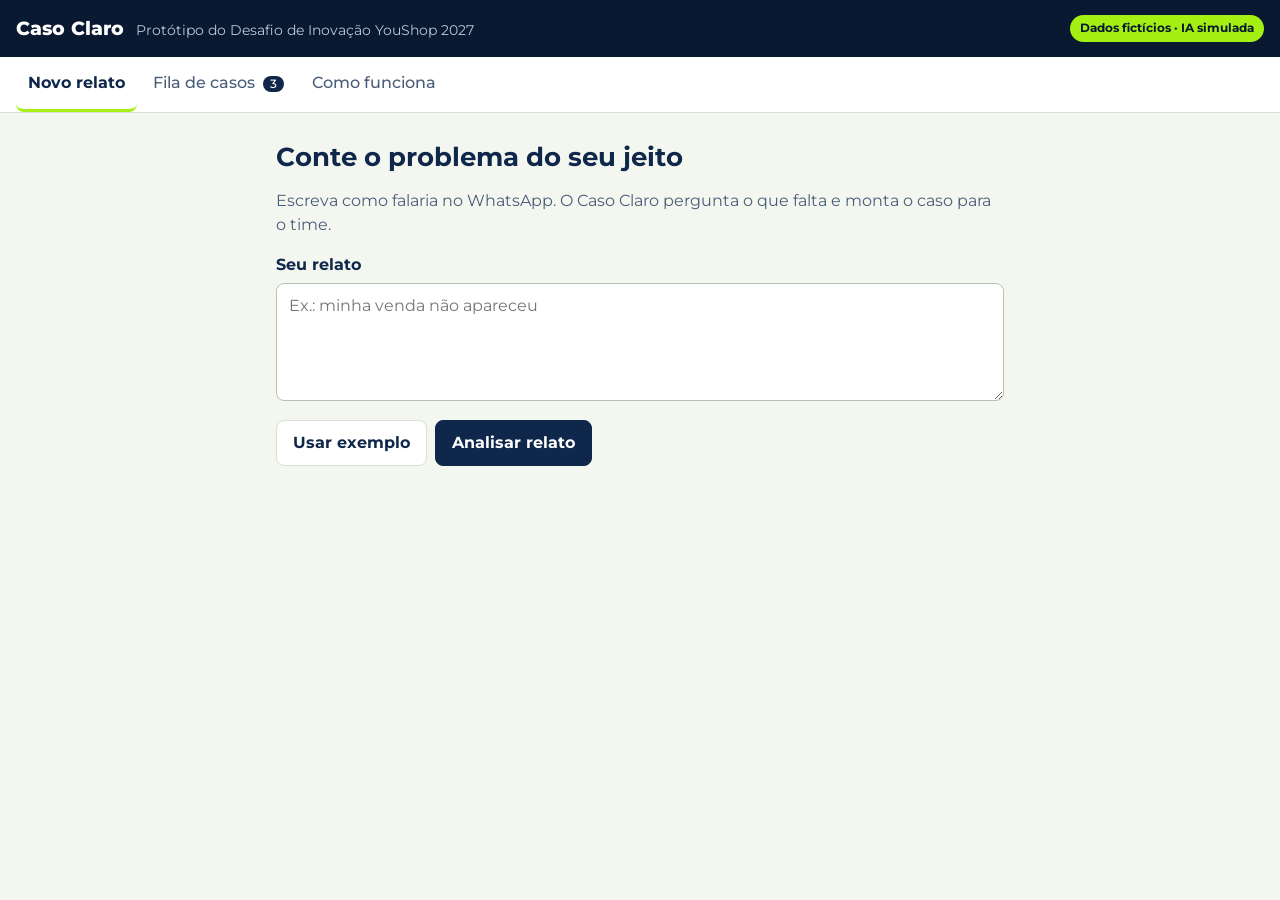
<file: index.html>
<!doctype html>
<html lang="pt-BR"><head><meta charset="utf-8"><meta name="viewport" content="width=device-width,initial-scale=1">
<title>Caso Claro · Protótipo</title>
<link rel="preconnect" href="https://fonts.googleapis.com"><link href="https://fonts.googleapis.com/css2?family=Montserrat:wght@400;500;700;800&display=swap" rel="stylesheet">
<link rel="stylesheet" href="styles.css"></head>
<body>
<header class="top"><div><b class="logo">Caso Claro</b><span class="sub">Protótipo do Desafio de Inovação YouShop 2027</span></div>
<span class="tag" title="Nada aqui é resultado real da YouShop">Dados fictícios · IA simulada</span></header>
<nav class="tabs" role="tablist" aria-label="Seções">
<button role="tab" data-tab="novo" aria-selected="true">Novo relato</button>
<button role="tab" data-tab="fila" aria-selected="false">Fila de casos <span id="cnt" class="cnt">3</span></button>
<button role="tab" data-tab="como" aria-selected="false">Como funciona</button></nav>
<main>
<section id="novo" class="panel" role="tabpanel">
<h1>Conte o problema do seu jeito</h1>
<p class="lead">Escreva como falaria no WhatsApp. O Caso Claro pergunta o que falta e monta o caso para o time.</p>
<label for="relato">Seu relato</label>
<textarea id="relato" rows="4" placeholder="Ex.: minha venda não apareceu"></textarea>
<div class="row"><button id="ex" class="ghost">Usar exemplo</button><button id="analisar" class="primary">Analisar relato</button></div>
<div id="status" aria-live="polite"></div>
<form id="perg" hidden></form>
<div id="caso" hidden></div>
</section>
<section id="fila" class="panel" role="tabpanel" hidden>
<h1>Fila de casos</h1>
<div class="row"><input id="busca" type="search" placeholder="Buscar caso" aria-label="Buscar caso">
<select id="filtro" aria-label="Filtrar por status"><option value="">Todos os status</option><option>Aguardando QA</option><option>Em análise</option><option>Resolvido</option></select></div>
<ul id="lista" class="lista"></ul></section>
<section id="como" class="panel" role="tabpanel" hidden>
<h1>Como funciona, sem caixa-preta</h1>
<div class="cols">
<div class="card"><h3>Regras (sem IA)</h3><p>Escolhem a categoria, checam os campos obrigatórios, calculam a completude e mascaram e-mail, CPF e telefone.</p></div>
<div class="card"><h3>IA (simulada aqui)</h3><p>Em produção, um modelo de linguagem faria a pergunta certa, resumiria o relato e redigiria o caso e a resposta. Neste protótipo, esses textos vêm de modelos fixos.</p></div>
<div class="card"><h3>Pessoa</h3><p>Sempre valida antes de o caso entrar na fila. Se os dados não explicam o problema, o sistema diz que não sabe.</p></div></div>
<h2>Limites deste protótipo</h2>
<ul class="plain"><li>Não se conecta à YouShop nem a nenhum sistema real.</li><li>As hipóteses de causa são pontos a verificar, não conclusões.</li><li>Nada aqui mede resultado real; os casos da fila são exemplos inventados.</li></ul>
</section></main>
<div id="toast" role="status" aria-live="polite"></div>
<script src="app.js"></script></body></html>
</file>
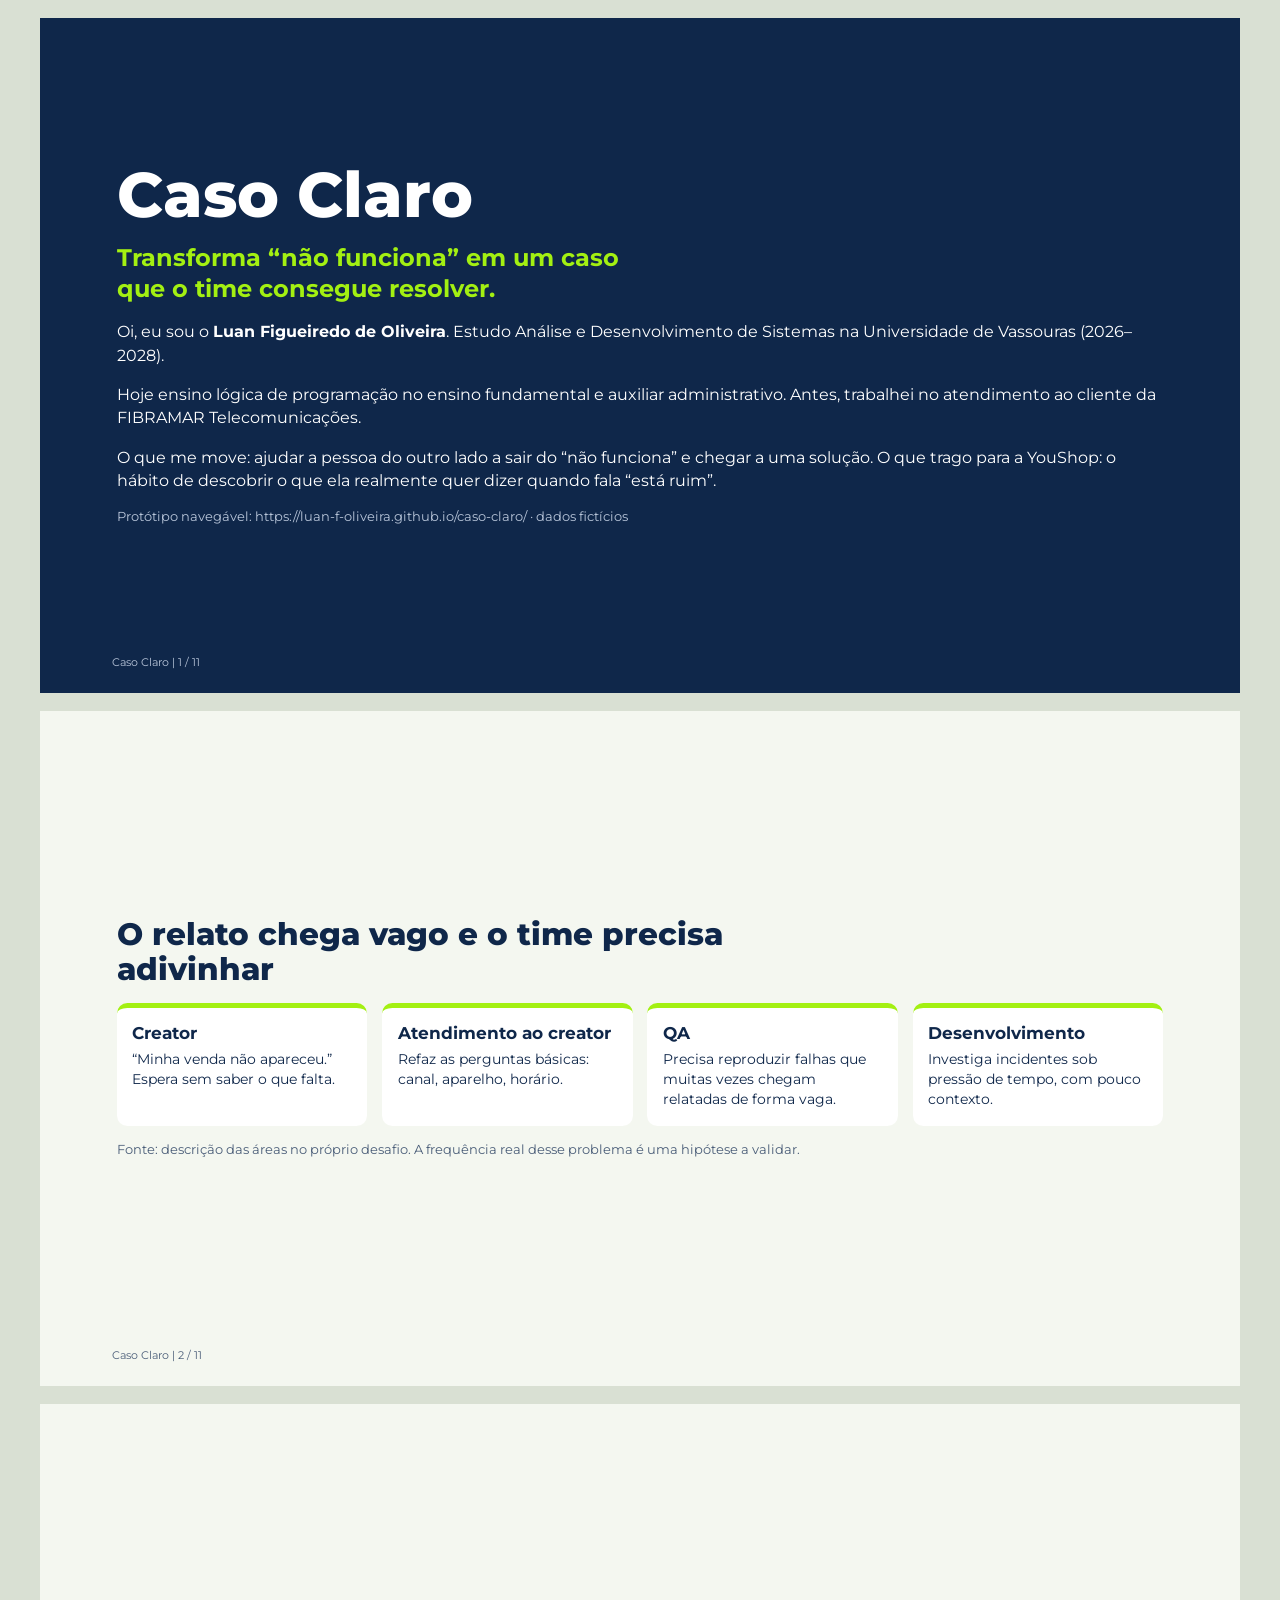
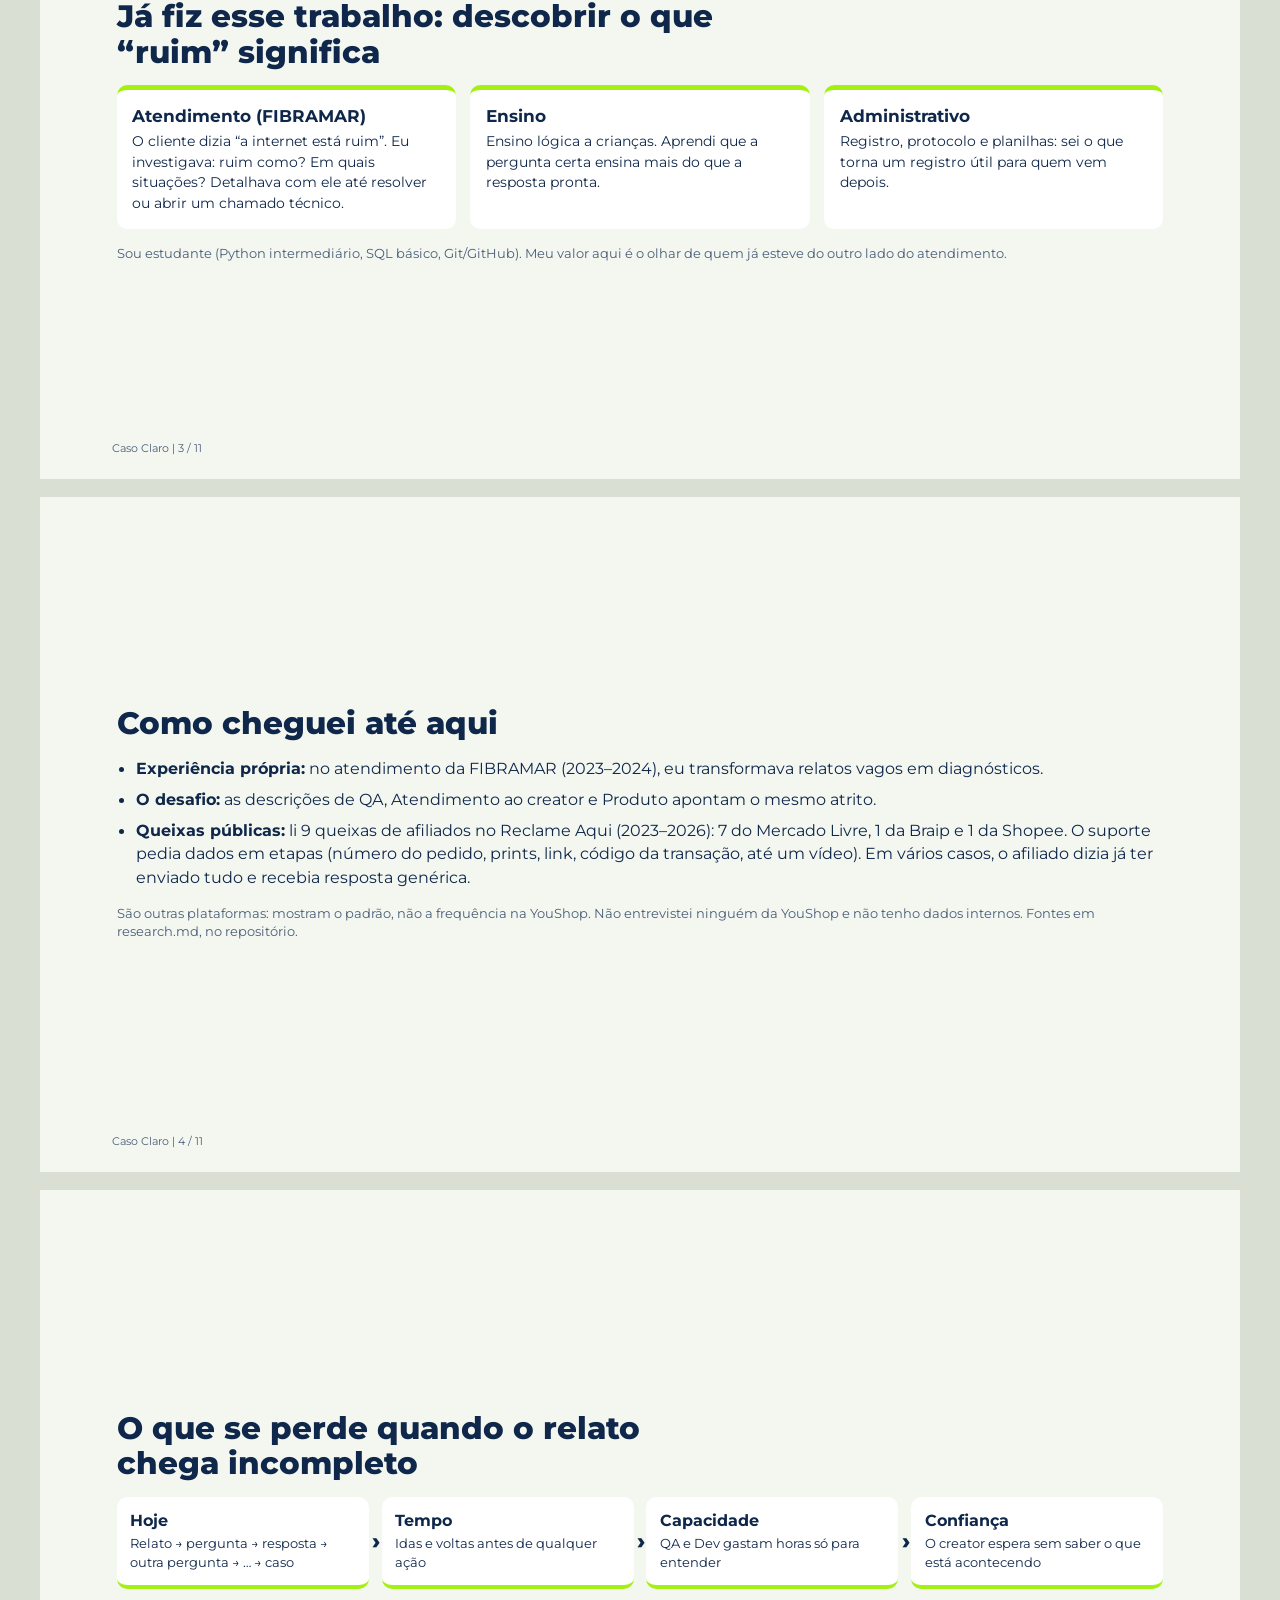
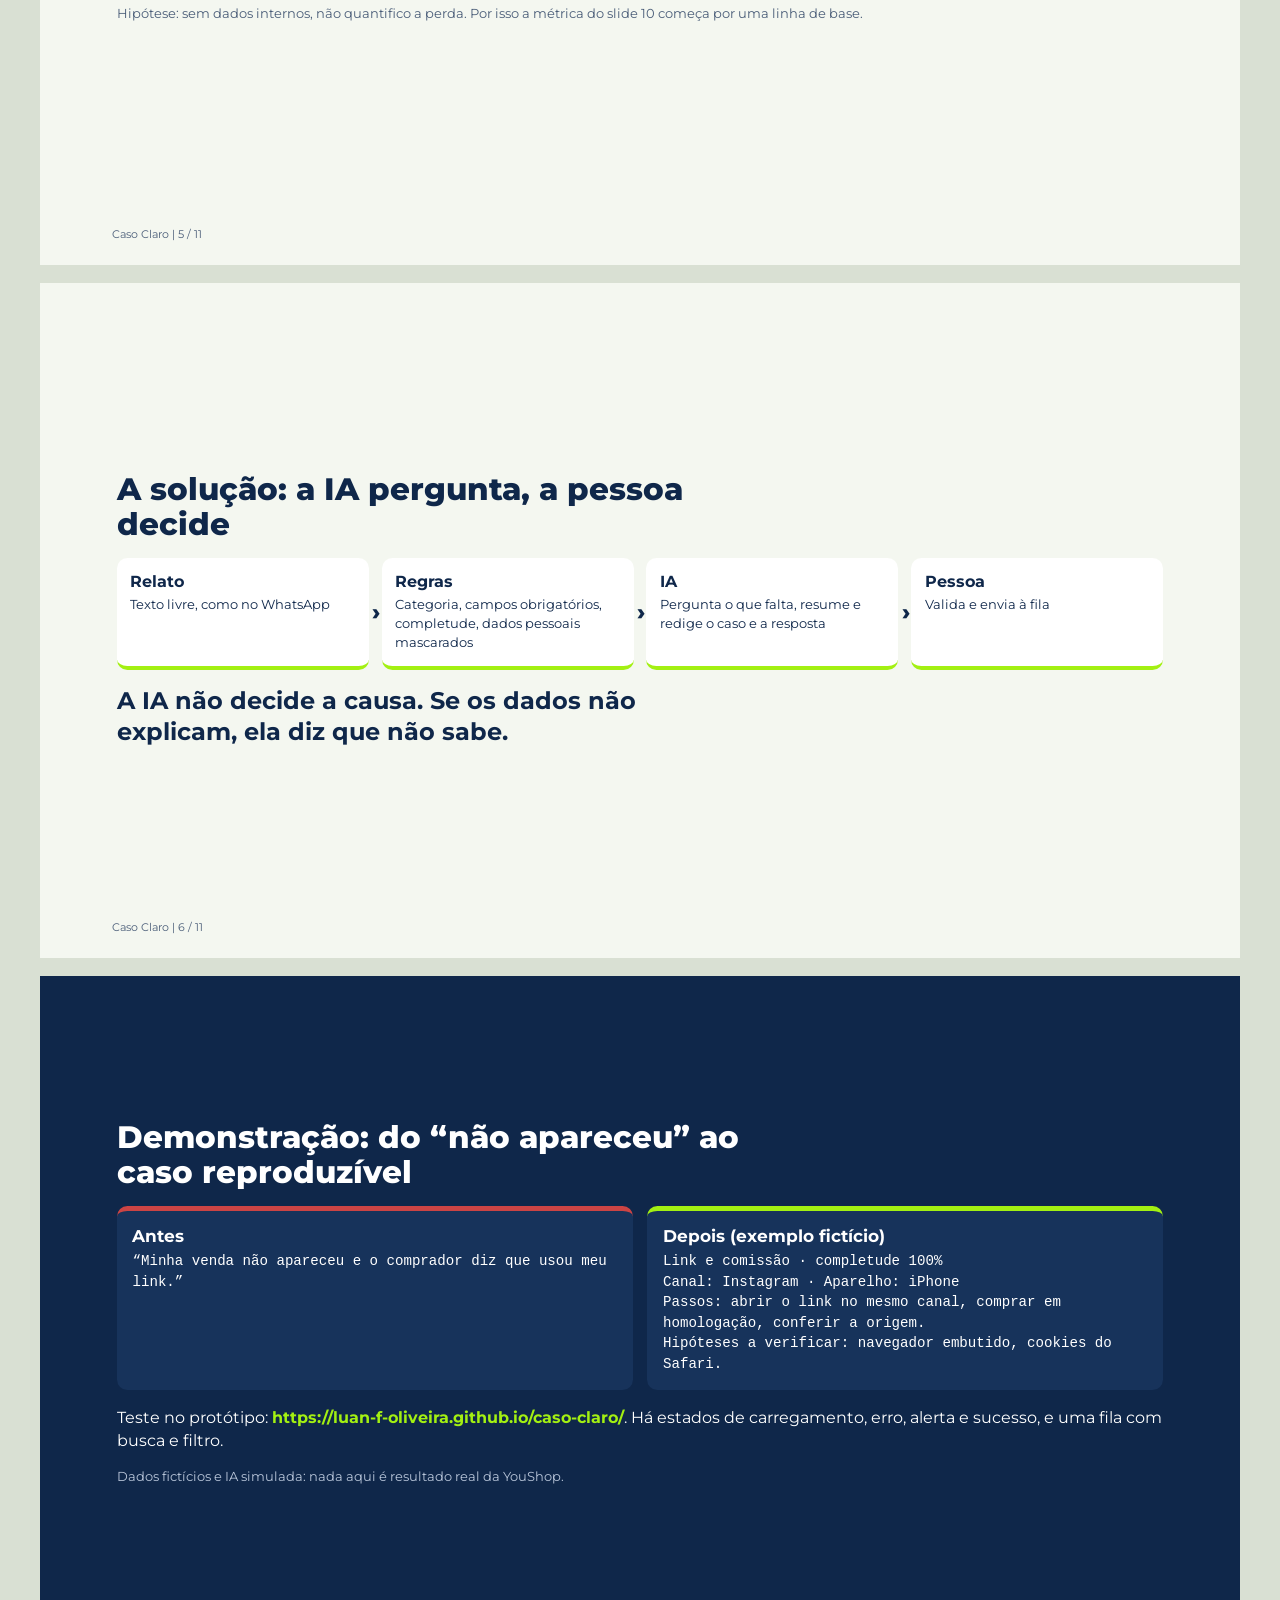
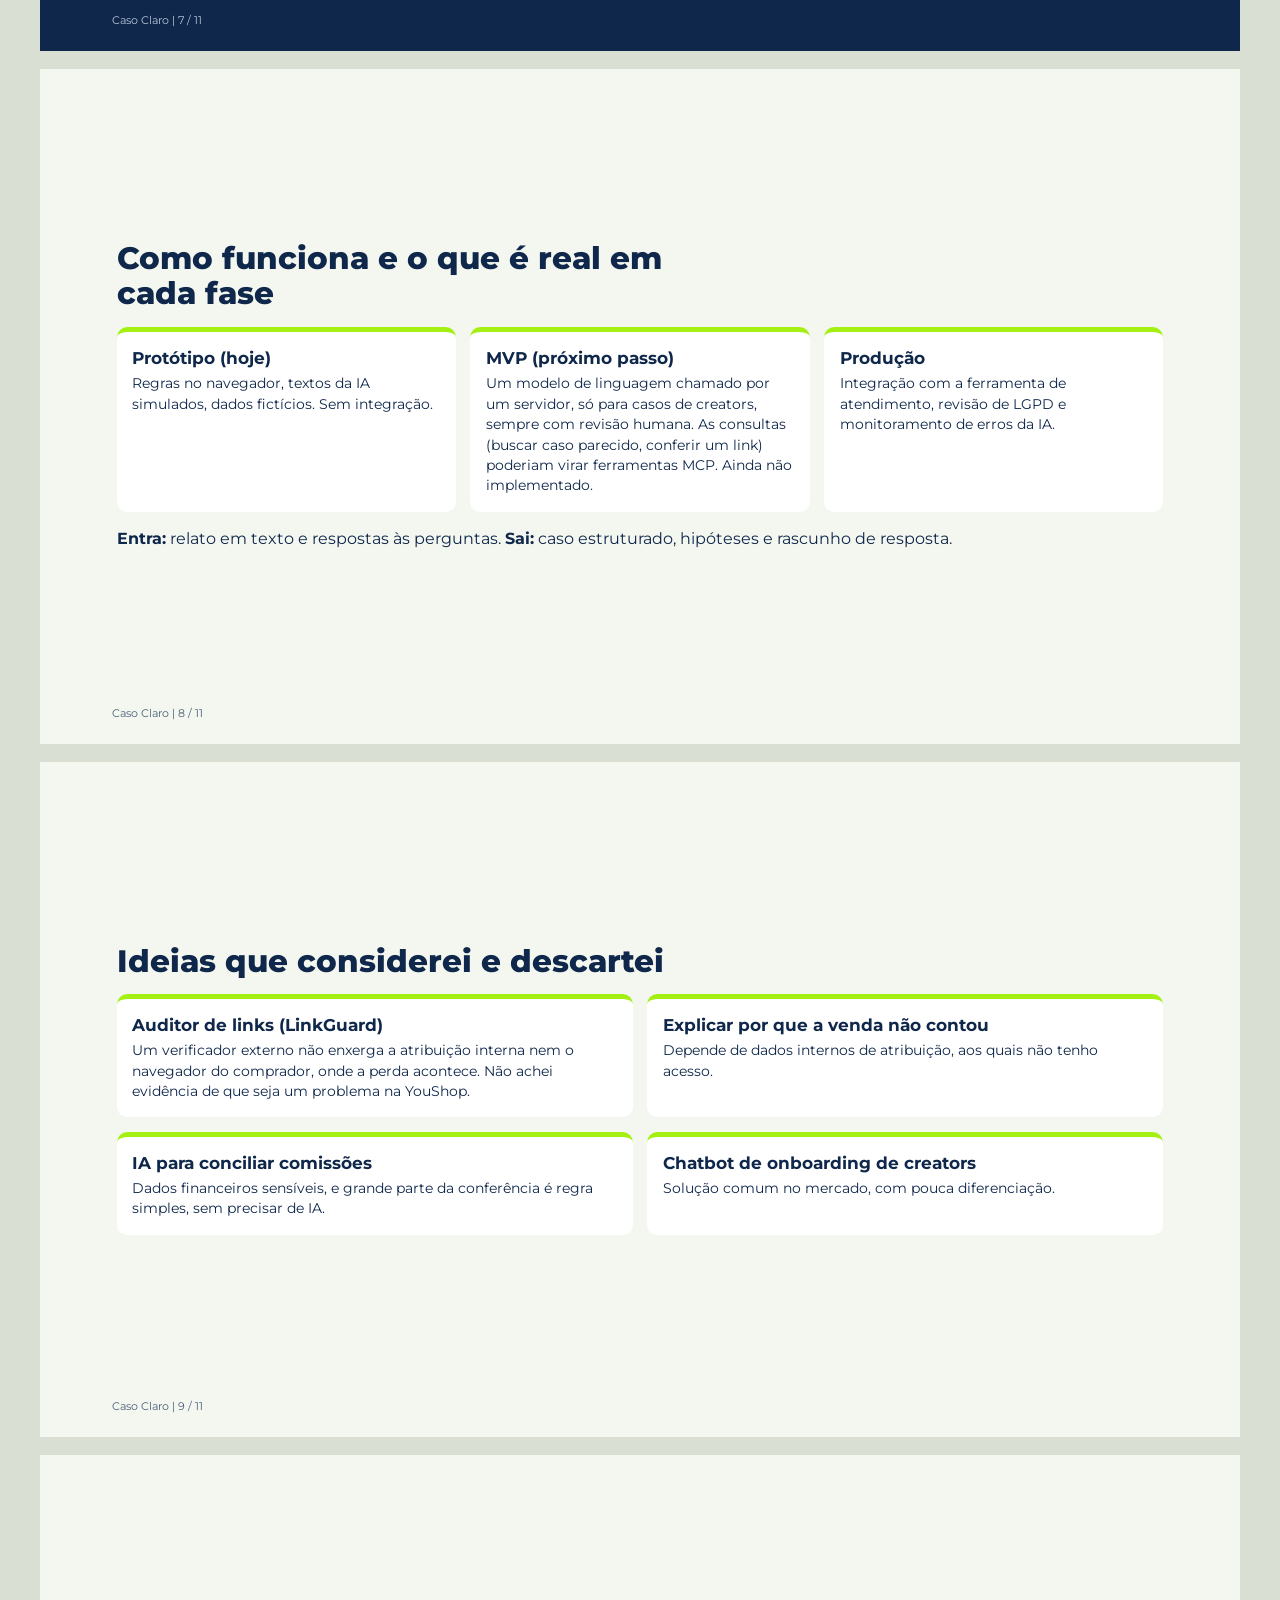
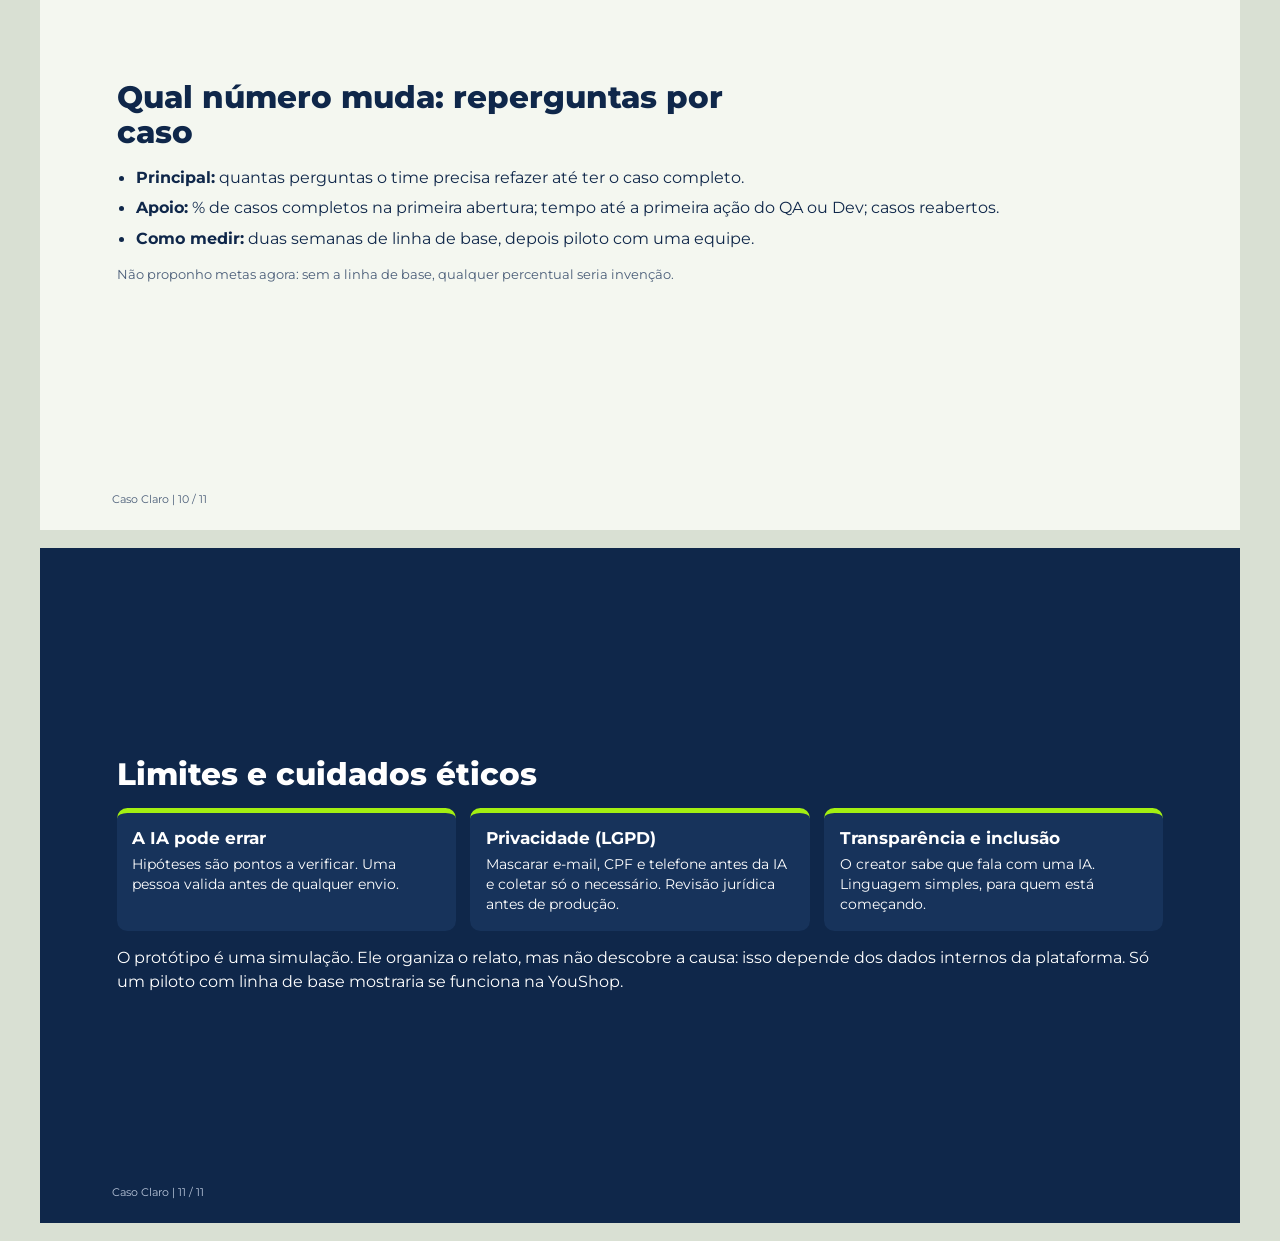
<file: apresentacao.html>
<!doctype html>
<html lang="pt-BR"><head><meta charset="utf-8"><meta name="viewport" content="width=device-width,initial-scale=1">
<title>Caso Claro · Luan Oliveira · YouShop 2027</title>
<link href="https://fonts.googleapis.com/css2?family=Montserrat:wght@400;500;700;800&display=swap" rel="stylesheet">
<style>
@page{size:13.333in 7.5in;margin:0}
*{box-sizing:border-box;margin:0}
body{background:#d9e0d3;font-family:Montserrat,system-ui,sans-serif;color:#0F274A;counter-reset:s;-webkit-print-color-adjust:exact;print-color-adjust:exact}
.slide{container-type:inline-size;width:min(96vw,1200px);aspect-ratio:16/9;margin:18px auto;background:#F4F7F0;padding:4.5% 6%;position:relative;overflow:hidden;counter-increment:s}
.slide::after{content:"Caso Claro  |  " counter(s) " / 11";position:absolute;left:6%;bottom:3.5%;font-size:1.05cqw;color:#4a5d78}
.dark{background:#0F274A;color:#fff}.dark::after{color:#b9c6da}
.in{height:100%;display:flex;flex-direction:column;justify-content:center;gap:1.5cqw;padding-bottom:2cqw}
h1{font-size:6cqw;line-height:1;font-weight:800}h2{font-size:3cqw;line-height:1.12;font-weight:800;max-width:30ch}
p,li{font-size:1.55cqw;line-height:1.45}ul{padding-left:1.8cqw;display:flex;flex-direction:column;gap:.7cqw}
.big{font-size:2.3cqw;font-weight:700;line-height:1.3;max-width:34ch}.lime{color:#A3F012}.note{font-size:1.2cqw;color:#4a5d78}.dark .note{color:#b9c6da}
.cols{display:grid;grid-template-columns:repeat(3,1fr);gap:1.4cqw}.cols.c2{grid-template-columns:1fr 1fr}.cols.c4{grid-template-columns:repeat(4,1fr)}
.card{background:#fff;border-radius:1cqw;padding:1.5cqw;border-top:.5cqw solid #A3F012}.dark .card{background:#17335b}
.card b{display:block;font-size:1.6cqw;margin-bottom:.5cqw}.card p,.card li{font-size:1.35cqw}
.flow{display:flex;gap:1.2cqw}.flow>div{flex:1;background:#fff;border-radius:1cqw;padding:1.3cqw;position:relative;border-bottom:.45cqw solid #A3F012}
.flow>div:not(:last-child)::after{content:"›";position:absolute;right:-1.1cqw;top:50%;transform:translateY(-50%);font-size:2.2cqw;font-weight:800}
.flow b{display:block;font-size:1.5cqw;margin-bottom:.4cqw}.flow p{font-size:1.25cqw}
.bad{border-top-color:#c44}.mono{font-family:ui-monospace,Menlo,monospace;font-size:1.25cqw}
@media print{body{background:#fff}.slide{width:13.333in;height:7.5in;aspect-ratio:auto;margin:0;break-after:page;page-break-after:always}}
</style></head><body>

<section class="slide dark"><div class="in">
<h1>Caso Claro</h1>
<p class="big lime">Transforma “não funciona” em um caso que o time consegue resolver.</p>
<p>Oi, eu sou o <b>Luan Figueiredo de Oliveira</b>. Estudo Análise e Desenvolvimento de Sistemas na Universidade de Vassouras (2026–2028).</p>
<p>Hoje ensino lógica de programação no ensino fundamental e auxiliar administrativo. Antes, trabalhei no atendimento ao cliente da FIBRAMAR Telecomunicações.</p>
<p>O que me move: ajudar a pessoa do outro lado a sair do “não funciona” e chegar a uma solução. O que trago para a YouShop: o hábito de descobrir o que ela realmente quer dizer quando fala “está ruim”.</p>
<p class="note">Protótipo navegável: https://luan-f-oliveira.github.io/caso-claro/ · dados fictícios</p></div></section>

<section class="slide"><div class="in">
<h2>O relato chega vago e o time precisa adivinhar</h2>
<div class="cols c4">
<div class="card"><b>Creator</b><p>“Minha venda não apareceu.” Espera sem saber o que falta.</p></div>
<div class="card"><b>Atendimento ao creator</b><p>Refaz as perguntas básicas: canal, aparelho, horário.</p></div>
<div class="card"><b>QA</b><p>Precisa reproduzir falhas que muitas vezes chegam relatadas de forma vaga.</p></div>
<div class="card"><b>Desenvolvimento</b><p>Investiga incidentes sob pressão de tempo, com pouco contexto.</p></div></div>
<p class="note">Fonte: descrição das áreas no próprio desafio. A frequência real desse problema é uma hipótese a validar.</p></div></section>

<section class="slide"><div class="in">
<h2>Já fiz esse trabalho: descobrir o que “ruim” significa</h2>
<div class="cols">
<div class="card"><b>Atendimento (FIBRAMAR)</b><p>O cliente dizia “a internet está ruim”. Eu investigava: ruim como? Em quais situações? Detalhava com ele até resolver ou abrir um chamado técnico.</p></div>
<div class="card"><b>Ensino</b><p>Ensino lógica a crianças. Aprendi que a pergunta certa ensina mais do que a resposta pronta.</p></div>
<div class="card"><b>Administrativo</b><p>Registro, protocolo e planilhas: sei o que torna um registro útil para quem vem depois.</p></div></div>
<p class="note">Sou estudante (Python intermediário, SQL básico, Git/GitHub). Meu valor aqui é o olhar de quem já esteve do outro lado do atendimento.</p></div></section>

<section class="slide"><div class="in">
<h2>Como cheguei até aqui</h2>
<ul><li><b>Experiência própria:</b> no atendimento da FIBRAMAR (2023–2024), eu transformava relatos vagos em diagnósticos.</li>
<li><b>O desafio:</b> as descrições de QA, Atendimento ao creator e Produto apontam o mesmo atrito.</li>
<li><b>Queixas públicas:</b> li 9 queixas de afiliados no Reclame Aqui (2023–2026): 7 do Mercado Livre, 1 da Braip e 1 da Shopee. O suporte pedia dados em etapas (número do pedido, prints, link, código da transação, até um vídeo). Em vários casos, o afiliado dizia já ter enviado tudo e recebia resposta genérica.</li></ul>
<p class="note">São outras plataformas: mostram o padrão, não a frequência na YouShop. Não entrevistei ninguém da YouShop e não tenho dados internos. Fontes em research.md, no repositório.</p></div></section>

<section class="slide"><div class="in">
<h2>O que se perde quando o relato chega incompleto</h2>
<div class="flow"><div><b>Hoje</b><p>Relato → pergunta → resposta → outra pergunta → … → caso</p></div><div><b>Tempo</b><p>Idas e voltas antes de qualquer ação</p></div><div><b>Capacidade</b><p>QA e Dev gastam horas só para entender</p></div><div><b>Confiança</b><p>O creator espera sem saber o que está acontecendo</p></div></div>
<p class="note">Hipótese: sem dados internos, não quantifico a perda. Por isso a métrica do slide 10 começa por uma linha de base.</p></div></section>

<section class="slide"><div class="in">
<h2>A solução: a IA pergunta, a pessoa decide</h2>
<div class="flow"><div><b>Relato</b><p>Texto livre, como no WhatsApp</p></div><div><b>Regras</b><p>Categoria, campos obrigatórios, completude, dados pessoais mascarados</p></div><div><b>IA</b><p>Pergunta o que falta, resume e redige o caso e a resposta</p></div><div><b>Pessoa</b><p>Valida e envia à fila</p></div></div>
<p class="big">A IA não decide a causa. Se os dados não explicam, ela diz que não sabe.</p></div></section>

<section class="slide dark"><div class="in">
<h2>Demonstração: do “não apareceu” ao caso reproduzível</h2>
<div class="cols c2">
<div class="card" style="border-top-color:#c44"><b>Antes</b><p class="mono">“Minha venda não apareceu e o comprador diz que usou meu link.”</p></div>
<div class="card"><b>Depois (exemplo fictício)</b><p class="mono">Link e comissão · completude 100%<br>Canal: Instagram · Aparelho: iPhone<br>Passos: abrir o link no mesmo canal, comprar em homologação, conferir a origem.<br>Hipóteses a verificar: navegador embutido, cookies do Safari.</p></div></div>
<p>Teste no protótipo: <b class="lime">https://luan-f-oliveira.github.io/caso-claro/</b>. Há estados de carregamento, erro, alerta e sucesso, e uma fila com busca e filtro.</p>
<p class="note">Dados fictícios e IA simulada: nada aqui é resultado real da YouShop.</p></div></section>

<section class="slide"><div class="in">
<h2>Como funciona e o que é real em cada fase</h2>
<div class="cols">
<div class="card"><b>Protótipo (hoje)</b><p>Regras no navegador, textos da IA simulados, dados fictícios. Sem integração.</p></div>
<div class="card"><b>MVP (próximo passo)</b><p>Um modelo de linguagem chamado por um servidor, só para casos de creators, sempre com revisão humana. As consultas (buscar caso parecido, conferir um link) poderiam virar ferramentas MCP. Ainda não implementado.</p></div>
<div class="card"><b>Produção</b><p>Integração com a ferramenta de atendimento, revisão de LGPD e monitoramento de erros da IA.</p></div></div>
<p><b>Entra:</b> relato em texto e respostas às perguntas. <b>Sai:</b> caso estruturado, hipóteses e rascunho de resposta.</p></div></section>

<section class="slide"><div class="in">
<h2>Ideias que considerei e descartei</h2>
<div class="cols c2">
<div class="card"><b>Auditor de links (LinkGuard)</b><p>Um verificador externo não enxerga a atribuição interna nem o navegador do comprador, onde a perda acontece. Não achei evidência de que seja um problema na YouShop.</p></div>
<div class="card"><b>Explicar por que a venda não contou</b><p>Depende de dados internos de atribuição, aos quais não tenho acesso.</p></div>
<div class="card"><b>IA para conciliar comissões</b><p>Dados financeiros sensíveis, e grande parte da conferência é regra simples, sem precisar de IA.</p></div>
<div class="card"><b>Chatbot de onboarding de creators</b><p>Solução comum no mercado, com pouca diferenciação.</p></div></div></div></section>

<section class="slide"><div class="in">
<h2>Qual número muda: reperguntas por caso</h2>
<ul><li><b>Principal:</b> quantas perguntas o time precisa refazer até ter o caso completo.</li>
<li><b>Apoio:</b> % de casos completos na primeira abertura; tempo até a primeira ação do QA ou Dev; casos reabertos.</li>
<li><b>Como medir:</b> duas semanas de linha de base, depois piloto com uma equipe.</li></ul>
<p class="note">Não proponho metas agora: sem a linha de base, qualquer percentual seria invenção.</p></div></section>

<section class="slide dark"><div class="in">
<h2>Limites e cuidados éticos</h2>
<div class="cols">
<div class="card"><b>A IA pode errar</b><p>Hipóteses são pontos a verificar. Uma pessoa valida antes de qualquer envio.</p></div>
<div class="card"><b>Privacidade (LGPD)</b><p>Mascarar e-mail, CPF e telefone antes da IA e coletar só o necessário. Revisão jurídica antes de produção.</p></div>
<div class="card"><b>Transparência e inclusão</b><p>O creator sabe que fala com uma IA. Linguagem simples, para quem está começando.</p></div></div>
<p>O protótipo é uma simulação. Ele organiza o relato, mas não descobre a causa: isso depende dos dados internos da plataforma. Só um piloto com linha de base mostraria se funciona na YouShop.</p></div></section>
</body></html>
</file>
<file: styles.css>
:root{--navy:#0F274A;--deep:#091931;--lime:#A3F012;--bg:#F4F7F0;--card:#fff;--mut:#4a5d78;--line:#d9e0d3;--warn:#8a5a00;--err:#a12a2a;--ok:#2d6a1f}
*{box-sizing:border-box}body{margin:0;font:16px/1.5 Montserrat,system-ui,sans-serif;background:var(--bg);color:var(--navy)}
.top{background:var(--deep);color:#fff;display:flex;justify-content:space-between;align-items:center;gap:12px;flex-wrap:wrap;padding:14px max(16px,env(safe-area-inset-left))}
.logo{font-size:1.2rem;font-weight:800;margin-right:12px}.sub{color:#b9c6da;font-size:.85rem}
.tag{background:var(--lime);color:var(--deep);font-size:.78rem;font-weight:700;padding:4px 10px;border-radius:99px}
.tabs{display:flex;gap:4px;padding:0 16px;background:#fff;border-bottom:1px solid var(--line);overflow-x:auto}
.tabs button{border:0;background:none;padding:14px 12px;font:inherit;font-weight:500;color:var(--mut);border-bottom:3px solid transparent;cursor:pointer;white-space:nowrap}
.tabs [aria-selected=true]{color:var(--navy);font-weight:700;border-color:var(--lime)}
.cnt{background:var(--navy);color:#fff;border-radius:99px;font-size:.72rem;padding:1px 7px;margin-left:4px}
.panel{max-width:760px;margin:0 auto;padding:24px 16px 64px}[hidden]{display:none!important}
h1{font-size:1.6rem;line-height:1.2;margin:.2em 0}h2{font-size:1.15rem;margin-top:1.6em}h3{font-size:1rem;margin:.2em 0 .4em}h4{margin:1em 0 .3em;font-size:.95rem}
.lead{color:var(--mut)}label{display:block;font-weight:700;margin:16px 0 6px}
textarea,input,select{width:100%;font:inherit;padding:10px 12px;border:1px solid #b7c3b0;border-radius:8px;background:#fff;color:var(--navy)}
.row{display:flex;gap:8px;margin:12px 0;flex-wrap:wrap}.row input{flex:2;min-width:160px}.row select{flex:1;min-width:150px}
button{font:inherit;cursor:pointer;border-radius:8px;padding:10px 16px;border:1px solid var(--navy);background:#fff;color:var(--navy);font-weight:700;min-height:44px}
button.primary{background:var(--navy);color:#fff}button.ghost{border-color:var(--line)}button:disabled{opacity:.5;cursor:not-allowed}
:focus-visible{outline:3px solid var(--lime);outline-offset:2px;box-shadow:0 0 0 5px var(--navy)}
.msg{padding:10px 14px;border-radius:8px;border-left:4px solid;margin:12px 0;background:#fff}
.msg.err{border-color:var(--err);color:var(--err)}.msg.warn{border-color:var(--warn);color:var(--warn)}.msg.ok{border-color:var(--ok);color:var(--ok)}.msg.load{border-color:var(--navy)}
.spin{display:inline-block;width:14px;height:14px;border:2px solid var(--line);border-top-color:var(--navy);border-radius:50%;animation:s .8s linear infinite;vertical-align:-2px;margin-right:8px}@keyframes s{to{transform:rotate(360deg)}}
.card{background:var(--card);border:1px solid var(--line);border-radius:12px;padding:16px;margin:12px 0}
.cols{display:grid;gap:12px;grid-template-columns:repeat(auto-fit,minmax(200px,1fr))}.cols .card{margin:0}
.bar{height:10px;background:var(--line);border-radius:9px;overflow:hidden}.bar i{display:block;height:100%;background:var(--navy)}
.meta{color:var(--mut);font-size:.88rem;margin:.2em 0}table{width:100%;border-collapse:collapse;font-size:.92rem}td{padding:6px 0;border-bottom:1px solid var(--line);vertical-align:top}td:first-child{color:var(--mut);width:42%}
.lista,.plain{list-style:none;padding:0}.plain{list-style:disc;padding-left:20px}.lista li{background:#fff;border:1px solid var(--line);border-radius:12px;padding:14px;margin:10px 0;display:flex;gap:12px;justify-content:space-between;align-items:center;flex-wrap:wrap}
.pill{font-size:.78rem;font-weight:700;background:var(--bg);border:1px solid var(--line);padding:2px 10px;border-radius:99px}
#toast{position:fixed;left:50%;bottom:calc(20px + env(safe-area-inset-bottom));transform:translateX(-50%);background:var(--deep);color:#fff;padding:10px 18px;border-radius:99px;opacity:0;transition:opacity .2s;pointer-events:none;max-width:90vw}#toast.on{opacity:1}
@media (prefers-reduced-motion:reduce){.spin{animation:none}#toast{transition:none}}
.lista .row{margin:0;align-items:center}.pill{white-space:nowrap;line-height:1.4}
</file>
